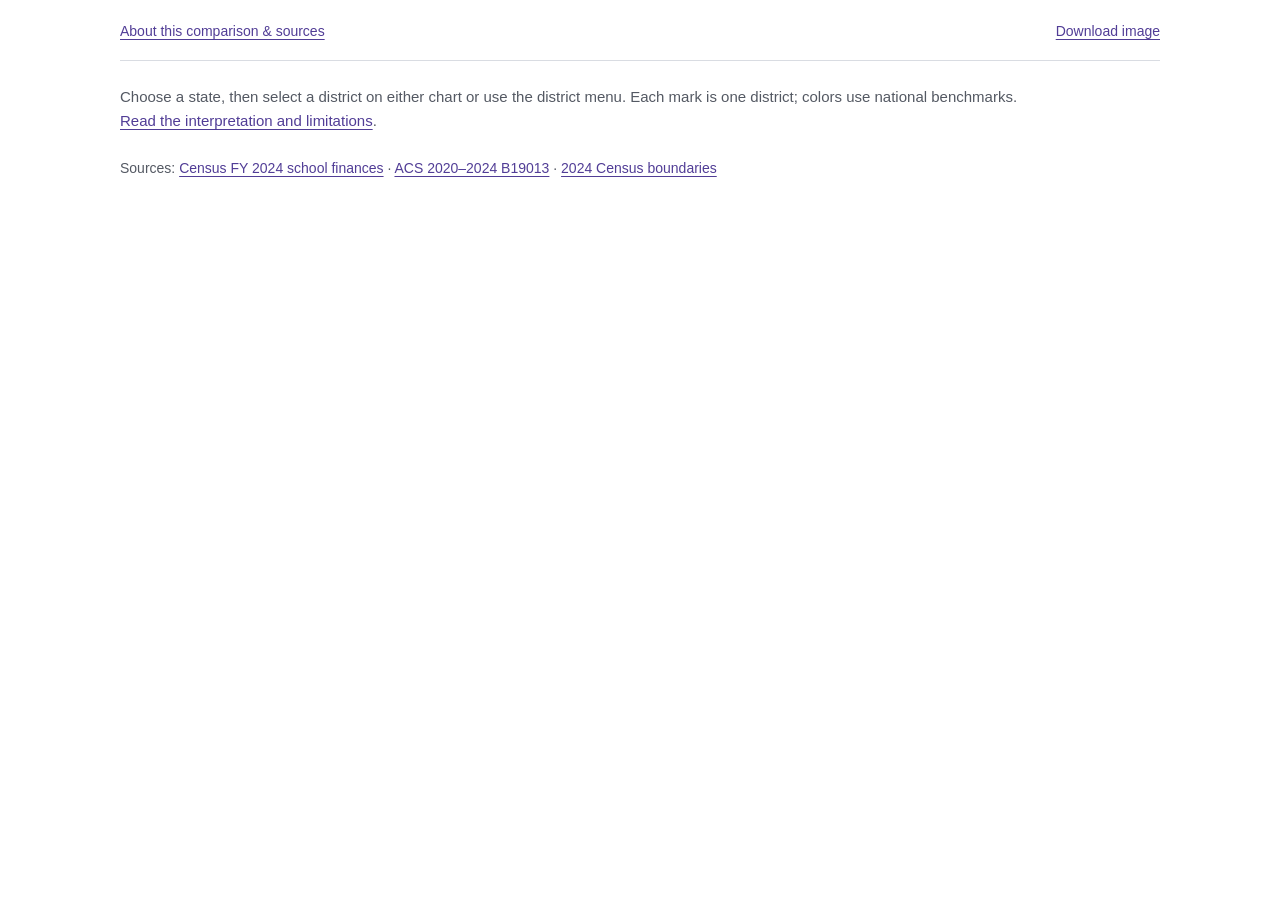
<file: explore-template.html>
<!doctype html>
<html lang="en">
<head>
  <meta charset="utf-8">
  <meta name="viewport" content="width=device-width, initial-scale=1">
  <meta name="description" content="Interactive school district map and scatterplot: FY 2024 public school spending per student and 2020–2024 median household income.">
  <meta name="referrer" content="strict-origin-when-cross-origin">
  <meta name="color-scheme" content="light dark">
  <title>Explore districts · School spending &amp; income</title>
  <link rel="stylesheet" href="assets/site.css">
  <script defer src="assets/site.js"></script>
</head>
<body>
  <main class="site-width explore-only">
    <nav class="explore-nav" aria-label="Chart navigation"><a href="./">About this comparison &amp; sources</a><a href="assets/education-spending-and-income.png" download>Download image</a></nav>
    <!-- INTERACTIVE_CHART -->
    <div id="chart-fallback" class="fallback" hidden><p>The interactive charts could not load in this browser. <a href="assets/education-spending-and-income.png">View the national image</a> or <a href="data/districts.csv">download the data</a>.</p></div>
    <noscript><style>#education-income-map { display: none; }</style><div class="fallback"><p>JavaScript is needed for district selection. <a href="data/districts.csv">Download the data</a> or use the national comparison below.</p><a href="assets/education-spending-and-income.png"><img src="assets/education-spending-and-income.png" width="3800" height="3540" alt="National school district map and scatterplot with benchmarks of $80,734 household income and $17,619 operating spending per student."></a></div></noscript>
    <p class="chart-guide" style="margin-top:24px">Choose a state, then select a district on either chart or use the district menu. Each mark is one district; colors use national benchmarks. <a href="./#understand">Read the interpretation and limitations</a>.</p>
    <p class="vintage">Sources: <a href="https://www.census.gov/data/tables/2024/econ/school-finances/secondary-education-finance.html">Census FY 2024 school finances</a> · <a href="https://data.census.gov/table/ACSDT5Y2024.B19013">ACS 2020–2024 B19013</a> · <a href="https://www.census.gov/geographies/mapping-files/2024/geo/carto-boundary-file.html">2024 Census boundaries</a></p>
  </main>
</body>
</html>
</file>
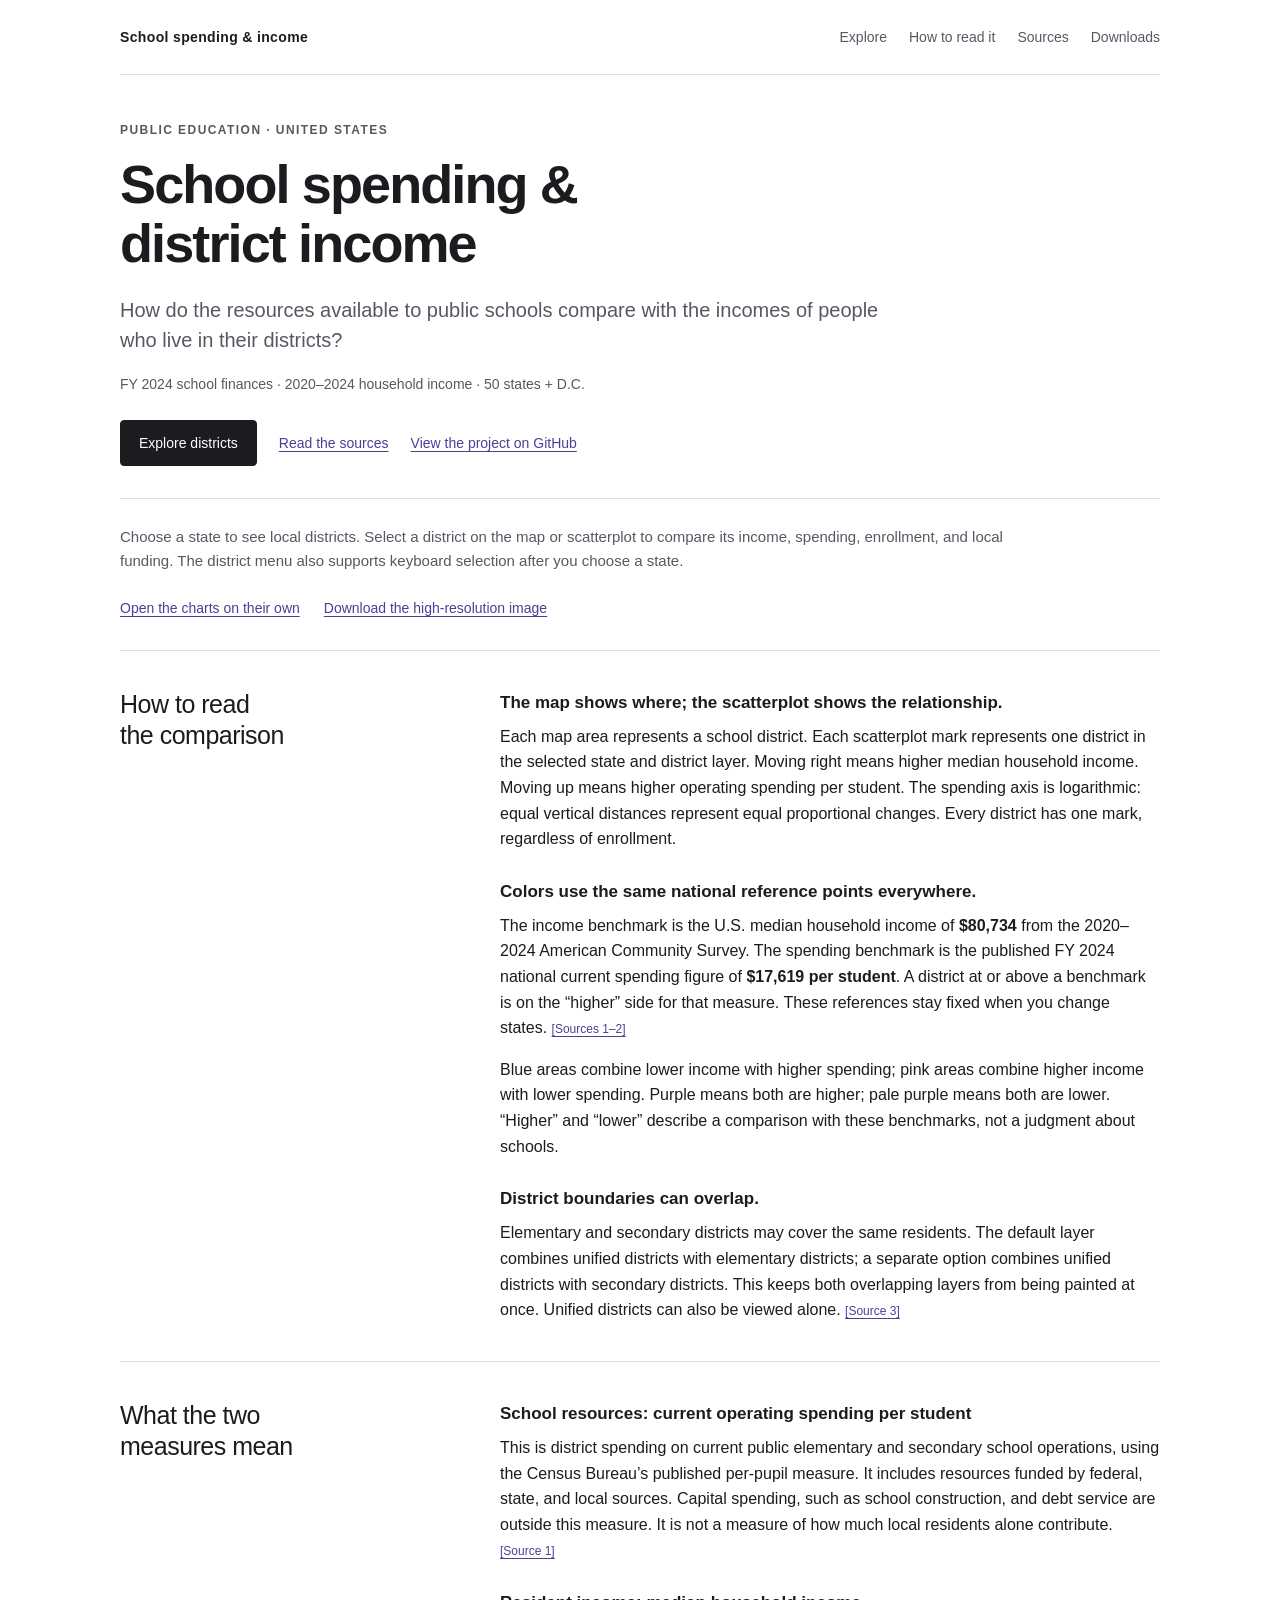
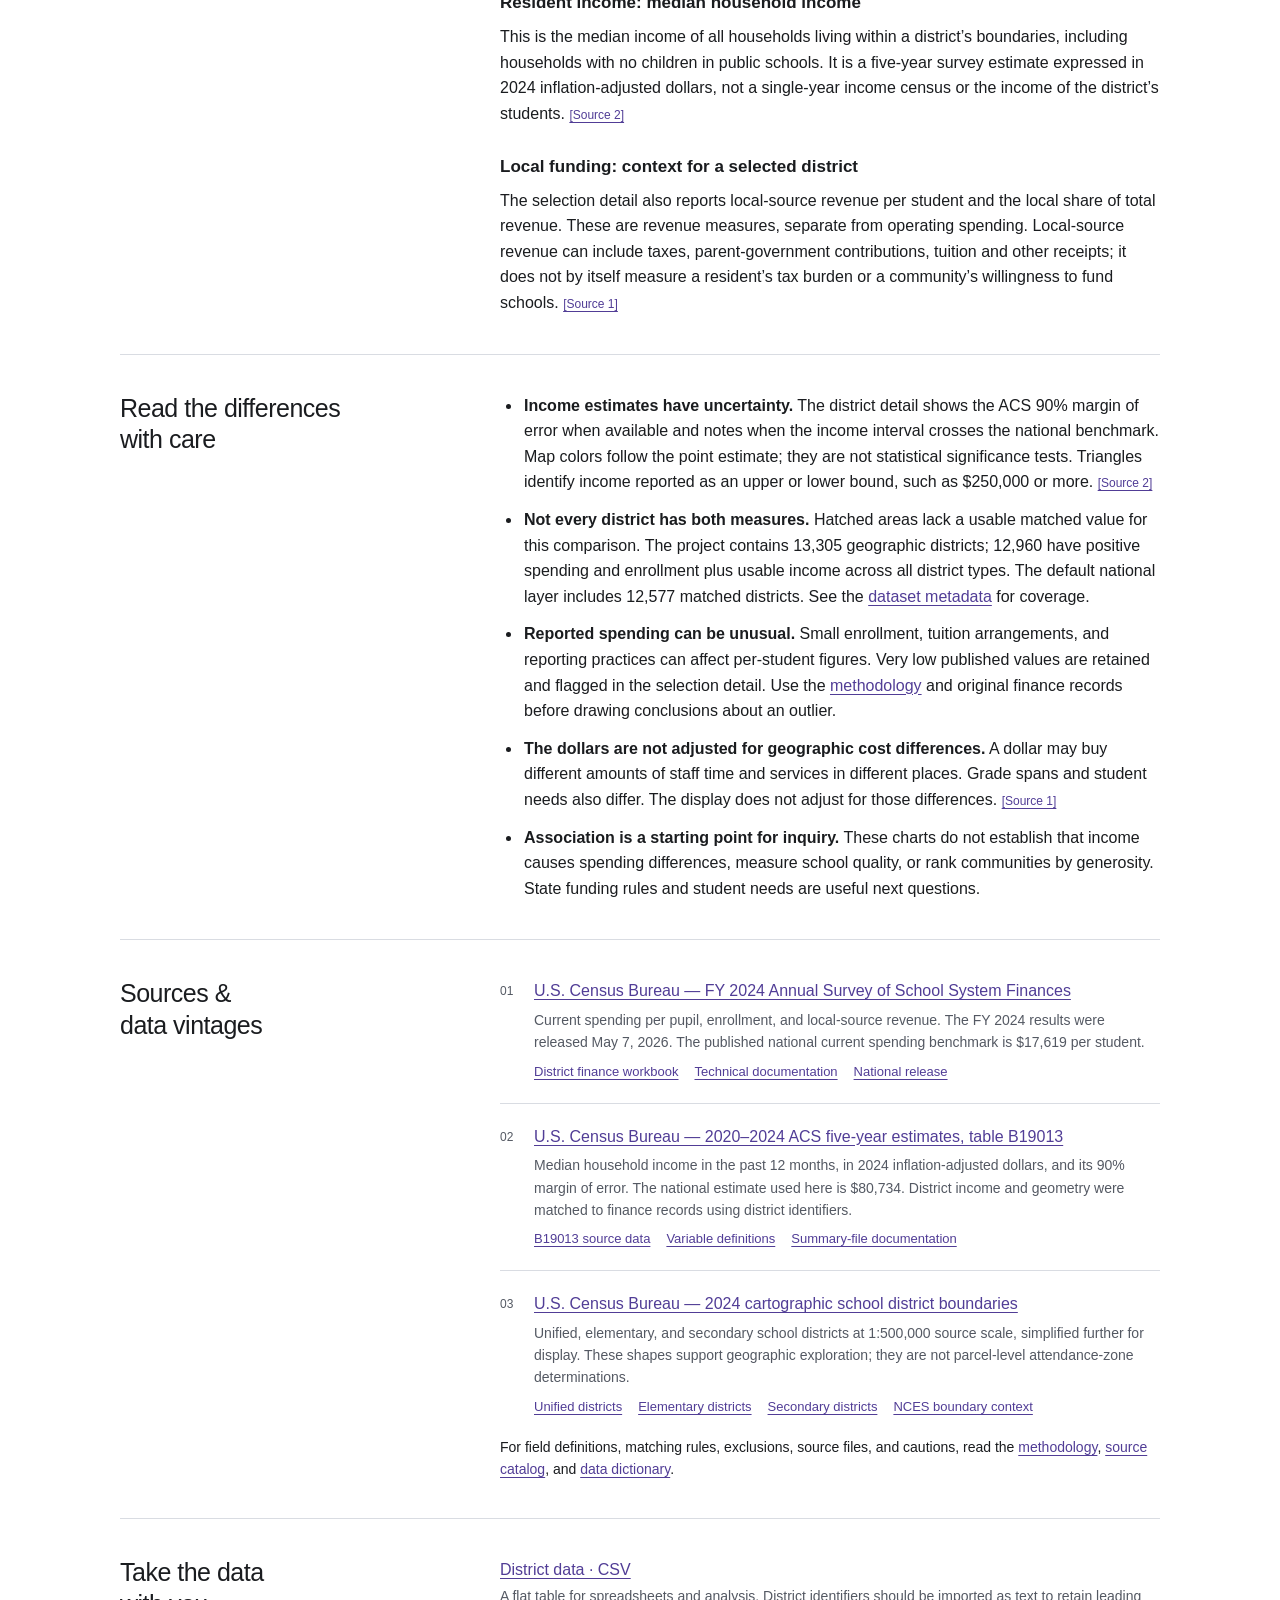
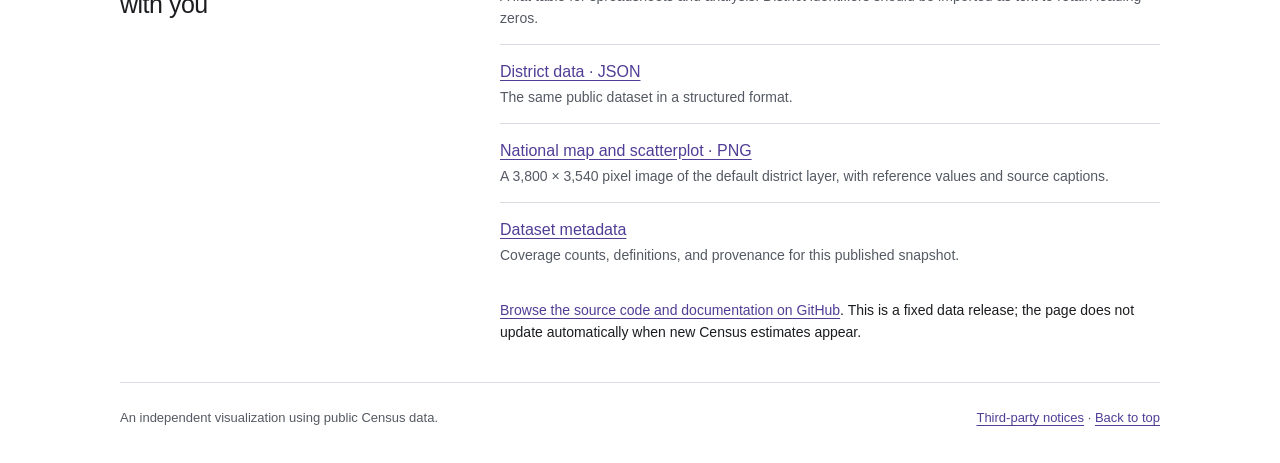
<file: index-template.html>
<!doctype html>
<html lang="en">
<head>
  <meta charset="utf-8">
  <meta name="viewport" content="width=device-width, initial-scale=1">
  <meta name="description" content="Explore public school operating spending per student alongside district median household income in all 50 states and D.C. An interactive map and scatterplot with Census sources and downloadable data.">
  <meta name="referrer" content="strict-origin-when-cross-origin">
  <meta name="color-scheme" content="light dark">
  <title>School spending &amp; district income</title>
  <link rel="stylesheet" href="assets/site.css">
  <script defer src="assets/site.js"></script>
</head>
<body>
  <a class="skip-link" href="#explore">Skip to the interactive charts</a>
  <header class="site-header site-width">
    <a class="site-brand" href="./">School spending &amp; income</a>
    <nav class="site-nav" aria-label="Main navigation">
      <a href="#explore">Explore</a>
      <a href="#understand">How to read it</a>
      <a href="#sources">Sources</a>
      <a href="#downloads">Downloads</a>
    </nav>
  </header>
  <main class="site-width">
    <section class="hero" aria-labelledby="page-title">
      <p class="eyebrow">Public education · United States</p>
      <h1 id="page-title">School spending &amp;<br>district income</h1>
      <p class="dek">How do the resources available to public schools compare with the incomes of people who live in their districts?</p>
      <p class="vintage">FY 2024 school finances · 2020–2024 household income · 50 states + D.C.</p>
      <div class="hero-actions">
        <a class="action-link" href="#explore">Explore districts</a>
        <a href="#sources">Read the sources</a>
        <a href="https://github.com/KevinHegg/school-spending-and-income">View the project on GitHub</a>
      </div>
    </section>

    <section id="explore" class="chart-section" aria-label="Interactive school district map and scatterplot">
      <p class="chart-guide">Choose a state to see local districts. Select a district on the map or scatterplot to compare its income, spending, enrollment, and local funding. The district menu also supports keyboard selection after you choose a state.</p>
      <!-- INTERACTIVE_CHART -->
      <div id="chart-fallback" class="fallback" hidden>
        <p>The interactive charts could not load in this browser.</p>
        <p><a href="assets/education-spending-and-income.png">View the national map and scatterplot as an image</a>, or <a href="data/districts.csv">download the district data</a>.</p>
      </div>
      <noscript><style>#education-income-map { display: none; }</style>
        <div class="fallback">
          <p>JavaScript is needed for district selection. The national comparison and downloadable data remain available.</p>
          <a href="assets/education-spending-and-income.png"><img src="assets/education-spending-and-income.png" width="3800" height="3540" alt="National map and scatterplot of school district operating spending per student versus median household income. The reference lines are $80,734 income and $17,619 spending per student."></a>
        </div>
      </noscript>
      <p class="chart-link-row"><a href="explore.html">Open the charts on their own</a><a href="assets/education-spending-and-income.png" download>Download the high-resolution image</a></p>
    </section>

    <section id="understand" class="explanation-section" aria-labelledby="understand-title">
      <h2 id="understand-title">How to read<br>the comparison</h2>
      <div>
        <h3>The map shows where; the scatterplot shows the relationship.</h3>
        <p>Each map area represents a school district. Each scatterplot mark represents one district in the selected state and district layer. Moving right means higher median household income. Moving up means higher operating spending per student. The spending axis is logarithmic: equal vertical distances represent equal proportional changes. Every district has one mark, regardless of enrollment.</p>
        <h3>Colors use the same national reference points everywhere.</h3>
        <p>The income benchmark is the U.S. median household income of <strong>$80,734</strong> from the 2020–2024 American Community Survey. The spending benchmark is the published FY 2024 national current spending figure of <strong>$17,619 per student</strong>. A district at or above a benchmark is on the “higher” side for that measure. These references stay fixed when you change states. <a class="source-ref" href="#sources">[Sources 1–2]</a></p>
        <p>Blue areas combine lower income with higher spending; pink areas combine higher income with lower spending. Purple means both are higher; pale purple means both are lower. “Higher” and “lower” describe a comparison with these benchmarks, not a judgment about schools.</p>
        <h3>District boundaries can overlap.</h3>
        <p>Elementary and secondary districts may cover the same residents. The default layer combines unified districts with elementary districts; a separate option combines unified districts with secondary districts. This keeps both overlapping layers from being painted at once. Unified districts can also be viewed alone. <a class="source-ref" href="#sources">[Source 3]</a></p>
      </div>
    </section>

    <section id="measures" class="explanation-section" aria-labelledby="measures-title">
      <h2 id="measures-title">What the two<br>measures mean</h2>
      <div>
        <h3>School resources: current operating spending per student</h3>
        <p>This is district spending on current public elementary and secondary school operations, using the Census Bureau’s published per-pupil measure. It includes resources funded by federal, state, and local sources. Capital spending, such as school construction, and debt service are outside this measure. It is not a measure of how much local residents alone contribute. <a class="source-ref" href="#sources">[Source 1]</a></p>
        <h3>Resident income: median household income</h3>
        <p>This is the median income of all households living within a district’s boundaries, including households with no children in public schools. It is a five-year survey estimate expressed in 2024 inflation-adjusted dollars, not a single-year income census or the income of the district’s students. <a class="source-ref" href="#sources">[Source 2]</a></p>
        <h3>Local funding: context for a selected district</h3>
        <p>The selection detail also reports local-source revenue per student and the local share of total revenue. These are revenue measures, separate from operating spending. Local-source revenue can include taxes, parent-government contributions, tuition and other receipts; it does not by itself measure a resident’s tax burden or a community’s willingness to fund schools. <a class="source-ref" href="#sources">[Source 1]</a></p>
      </div>
    </section>

    <section id="limitations" class="explanation-section" aria-labelledby="limitations-title">
      <h2 id="limitations-title">Read the differences<br>with care</h2>
      <div>
        <ul>
          <li><strong>Income estimates have uncertainty.</strong> The district detail shows the ACS 90% margin of error when available and notes when the income interval crosses the national benchmark. Map colors follow the point estimate; they are not statistical significance tests. Triangles identify income reported as an upper or lower bound, such as $250,000 or more. <a class="source-ref" href="#sources">[Source 2]</a></li>
          <li><strong>Not every district has both measures.</strong> Hatched areas lack a usable matched value for this comparison. The project contains 13,305 geographic districts; 12,960 have positive spending and enrollment plus usable income across all district types. The default national layer includes 12,577 matched districts. See the <a href="data/metadata.json">dataset metadata</a> for coverage.</li>
          <li><strong>Reported spending can be unusual.</strong> Small enrollment, tuition arrangements, and reporting practices can affect per-student figures. Very low published values are retained and flagged in the selection detail. Use the <a href="https://github.com/KevinHegg/school-spending-and-income/blob/main/METHODOLOGY.md">methodology</a> and original finance records before drawing conclusions about an outlier.</li>
          <li><strong>The dollars are not adjusted for geographic cost differences.</strong> A dollar may buy different amounts of staff time and services in different places. Grade spans and student needs also differ. The display does not adjust for those differences. <a class="source-ref" href="#sources">[Source 1]</a></li>
          <li><strong>Association is a starting point for inquiry.</strong> These charts do not establish that income causes spending differences, measure school quality, or rank communities by generosity. State funding rules and student needs are useful next questions.</li>
        </ul>
      </div>
    </section>

    <section id="sources" class="explanation-section" aria-labelledby="sources-title">
      <h2 id="sources-title">Sources &amp;<br>data vintages</h2>
      <div>
        <ol class="source-list">
          <li>
            <a class="source-title" href="https://www.census.gov/data/tables/2024/econ/school-finances/secondary-education-finance.html">U.S. Census Bureau — FY 2024 Annual Survey of School System Finances</a>
            <p>Current spending per pupil, enrollment, and local-source revenue. The FY 2024 results were released May 7, 2026. The published national current spending benchmark is $17,619 per student.</p>
            <div class="source-links"><a href="https://www2.census.gov/programs-surveys/school-finances/tables/2024/secondary-education-finance/elsec24t.xlsx">District finance workbook</a><a href="https://www2.census.gov/programs-surveys/school-finances/technical-documentation/complete-technical-documentation/2024/school24doc.docx">Technical documentation</a><a href="https://www.census.gov/newsroom/press-releases/2026/school-system-finances.html">National release</a></div>
          </li>
          <li>
            <a class="source-title" href="https://data.census.gov/table/ACSDT5Y2024.B19013">U.S. Census Bureau — 2020–2024 ACS five-year estimates, table B19013</a>
            <p>Median household income in the past 12 months, in 2024 inflation-adjusted dollars, and its 90% margin of error. The national estimate used here is $80,734. District income and geometry were matched to finance records using district identifiers.</p>
            <div class="source-links"><a href="https://www2.census.gov/programs-surveys/acs/summary_file/2024/table-based-SF/data/5YRData/acsdt5y2024-b19013.dat">B19013 source data</a><a href="https://api.census.gov/data/2024/acs/acs5/groups/B19013.html">Variable definitions</a><a href="https://www.census.gov/programs-surveys/acs/data/summary-file.html">Summary-file documentation</a></div>
          </li>
          <li>
            <a class="source-title" href="https://www.census.gov/geographies/mapping-files/2024/geo/carto-boundary-file.html">U.S. Census Bureau — 2024 cartographic school district boundaries</a>
            <p>Unified, elementary, and secondary school districts at 1:500,000 source scale, simplified further for display. These shapes support geographic exploration; they are not parcel-level attendance-zone determinations.</p>
            <div class="source-links"><a href="https://www2.census.gov/geo/tiger/GENZ2024/shp/cb_2024_us_unsd_500k.zip">Unified districts</a><a href="https://www2.census.gov/geo/tiger/GENZ2024/shp/cb_2024_us_elsd_500k.zip">Elementary districts</a><a href="https://www2.census.gov/geo/tiger/GENZ2024/shp/cb_2024_us_scsd_500k.zip">Secondary districts</a><a href="https://nces.ed.gov/programs/edge/Geographic/DistrictBoundaries">NCES boundary context</a></div>
          </li>
        </ol>
        <p class="document-links">For field definitions, matching rules, exclusions, source files, and cautions, read the <a href="https://github.com/KevinHegg/school-spending-and-income/blob/main/METHODOLOGY.md">methodology</a>, <a href="https://github.com/KevinHegg/school-spending-and-income/blob/main/SOURCES.md">source catalog</a>, and <a href="https://github.com/KevinHegg/school-spending-and-income/blob/main/data/data-dictionary.md">data dictionary</a>.</p>
      </div>
    </section>

    <section id="downloads" class="explanation-section" aria-labelledby="downloads-title">
      <h2 id="downloads-title">Take the data<br>with you</h2>
      <div>
        <ul class="download-list">
          <li><a href="data/districts.csv" download>District data · CSV</a><span class="download-description">A flat table for spreadsheets and analysis. District identifiers should be imported as text to retain leading zeros.</span></li>
          <li><a href="data/districts.json" download>District data · JSON</a><span class="download-description">The same public dataset in a structured format.</span></li>
          <li><a href="assets/education-spending-and-income.png" download>National map and scatterplot · PNG</a><span class="download-description">A 3,800 × 3,540 pixel image of the default district layer, with reference values and source captions.</span></li>
          <li><a href="data/metadata.json">Dataset metadata</a><span class="download-description">Coverage counts, definitions, and provenance for this published snapshot.</span></li>
        </ul>
        <p class="document-links"><a href="https://github.com/KevinHegg/school-spending-and-income">Browse the source code and documentation on GitHub</a>. This is a fixed data release; the page does not update automatically when new Census estimates appear.</p>
      </div>
    </section>
  </main>
  <footer class="site-footer site-width">
    <p>An independent visualization using public Census data.</p>
    <p><a href="https://github.com/KevinHegg/school-spending-and-income/blob/main/THIRD_PARTY_NOTICES.md">Third-party notices</a> · <a href="#page-title">Back to top</a></p>
  </footer>
</body>
</html>
</file>
<file: assets/site.css>
/* Site presentation. The district values and chart logic live in the source fragment. */
:root {
  color-scheme: light dark;
  --background: #ffffff;
  --foreground: #1a1c1f;
  --muted-foreground: #60646c;
  --border: #d9dce2;
  --surface: #f5f5f7;
  --link: #55429b;
  --background: light-dark(rgb(255 255 255), rgb(24 24 24));
  --foreground: light-dark(rgb(26 28 31), rgb(255 255 255));
  --muted-foreground: light-dark(rgb(84 89 99), rgb(191 194 203));
  --border: light-dark(rgb(217 220 226), rgb(70 72 79));
  --surface: light-dark(rgb(245 245 248), rgb(34 34 38));
  --link: light-dark(rgb(81 61 150), rgb(192 171 247));
  --viz-series-1: light-dark(rgb(51 156 255), rgb(131 195 255));
  --viz-series-4: light-dark(rgb(235 119 177), rgb(240 143 192));
  --viz-series-5: light-dark(rgb(155 121 236), rgb(170 145 239));
  --popover: var(--foreground);
  --popover-foreground: var(--background);
  --font-size-base: 16px;
  font-family: -apple-system, BlinkMacSystemFont, "Segoe UI", Helvetica, Arial, sans-serif;
  font-size: 16px;
  background: var(--background);
  color: var(--foreground);
}
* { box-sizing: border-box; }
html { scroll-behavior: smooth; scroll-padding-top: 20px; }
body { margin: 0; line-height: 1.6; -webkit-font-smoothing: antialiased; }
a { color: var(--link); text-underline-offset: 3px; }
a:hover { text-decoration-thickness: 2px; }
a:focus-visible, button:focus-visible, select:focus-visible { outline: 3px solid var(--link); outline-offset: 4px; }
.site-width { width: min(1040px, calc(100% - 48px)); margin-inline: auto; }
.site-header { display: flex; align-items: center; justify-content: space-between; gap: 16px 30px; padding-block: 22px; border-bottom: 1px solid var(--border); }
.site-brand { color: var(--foreground); font-size: 14px; font-weight: 600; text-decoration: none; letter-spacing: .025em; }
.site-nav { display: flex; flex-wrap: wrap; align-items: center; gap: 8px 22px; font-size: 14px; }
.site-nav a { color: var(--muted-foreground); text-decoration: none; padding-block: 4px; }
.site-nav a:hover { color: var(--foreground); text-decoration: underline; }
.skip-link { position: absolute; top: 8px; left: 8px; z-index: 20; transform: translateY(-160%); background: var(--background); padding: 10px 16px; border: 2px solid var(--link); }
.skip-link:focus { transform: none; }
.hero { padding-block: 46px 32px; }
.eyebrow { margin: 0 0 14px; color: var(--muted-foreground); font-size: 12px; font-weight: 600; letter-spacing: .12em; text-transform: uppercase; }
h1 { max-width: 850px; margin: 0; font-size: clamp(32px, 4.8vw, 54px); line-height: 1.1; letter-spacing: -.035em; font-weight: 600; text-wrap: balance; }
.hero .dek { max-width: 790px; margin: 22px 0 18px; font-size: 20px; line-height: 1.5; color: var(--muted-foreground); }
.vintage { margin: 0; font-size: 14px; color: var(--muted-foreground); }
.hero-actions { display: flex; flex-wrap: wrap; gap: 12px 22px; align-items: center; margin-top: 24px; font-size: 14px; }
.action-link { display: inline-block; padding: 11px 18px; border: 1px solid var(--foreground); color: var(--background); background: var(--foreground); border-radius: 4px; text-decoration: none; font-weight: 500; }
.action-link:hover { opacity: .9; }
.chart-section { padding-block: 26px 30px; border-block: 1px solid var(--border); }
.chart-guide { margin: 0 0 24px; max-width: 900px; color: var(--muted-foreground); font-size: 15px; }
.chart-link-row { display: flex; flex-wrap: wrap; gap: 12px 24px; font-size: 14px; margin: 20px 0 0; }
.explanation-section { display: grid; grid-template-columns: 1fr 2fr; gap: 24px 50px; padding-block: 38px; border-bottom: 1px solid var(--border); }
.explanation-section h2 { margin: 0; font-size: 25px; font-weight: 500; line-height: 1.25; letter-spacing: -.02em; }
.explanation-section h3 { margin: 26px 0 8px; font-size: 17px; font-weight: 600; }
.explanation-section h3:first-child { margin-top: 0; }
.explanation-section p { margin: 0 0 16px; }
.explanation-section p:last-child { margin-bottom: 0; }
.explanation-section ul, .explanation-section ol { margin: 0; padding-left: 22px; }
.explanation-section li { margin-bottom: 12px; padding-left: 2px; }
.explanation-section li:last-child { margin-bottom: 0; }
.source-list { list-style: none; padding: 0 !important; counter-reset: source; }
.source-list li { position: relative; padding: 0 0 20px 34px; margin: 0 0 20px; border-bottom: 1px solid var(--border); }
.source-list li:last-child { padding-bottom: 0; margin-bottom: 0; border: 0; }
.source-list li::before { counter-increment: source; content: counter(source, decimal-leading-zero); position: absolute; inset: 0 auto auto 0; font-size: 12px; color: var(--muted-foreground); padding-top: 4px; }
.source-list .source-title { display: block; margin-bottom: 5px; font-weight: 500; }
.source-list p { color: var(--muted-foreground); font-size: 14px; margin: 0 0 8px; }
.source-links { display: flex; flex-wrap: wrap; gap: 6px 16px; font-size: 13px; }
.download-list { list-style: none; padding: 0 !important; }
.download-list li { padding: 14px 0; margin: 0; border-bottom: 1px solid var(--border); }
.download-list li:first-child { padding-top: 0; }
.download-list li:last-child { border: 0; }
.download-list a { font-weight: 500; }
.download-description { display: block; color: var(--muted-foreground); font-size: 14px; margin-top: 2px; }
.document-links { margin-top: 18px !important; font-size: 14px; }
.source-ref { font-size: 12px; white-space: nowrap; }
.site-footer { display: flex; flex-wrap: wrap; justify-content: space-between; gap: 12px 24px; padding-block: 25px 35px; color: var(--muted-foreground); font-size: 13px; }
.site-footer p { margin: 0; }
.explore-only { padding-block: 20px 28px; }
.explore-nav { display: flex; justify-content: space-between; flex-wrap: wrap; gap: 8px 24px; padding-bottom: 18px; margin-bottom: 18px; border-bottom: 1px solid var(--border); font-size: 14px; }
.fallback { border-left: 3px solid var(--border); padding: 12px 18px; margin-top: 20px; background: var(--surface); }
.fallback p { margin: 0 0 8px; }
.fallback p:last-child { margin-bottom: 0; }
.fallback img { display: block; width: 100%; height: auto; margin-top: 14px; }
.noscript-hide { display: none; }
/* Only the utilities used by the exported chart are needed here. */
#education-income-map { font-size: 16px; line-height: 1.6; }
#education-income-map h2 { margin: 0; font-size: 22px; line-height: 1.35; font-weight: 500; letter-spacing: -.015em; }
#education-income-map h3 { margin: 0; font-size: 18px; line-height: 1.5; font-weight: 500; }
body #education-income-map .ed-heading { padding-right: 0; }
#education-income-map .text-small { font-size: 14px; line-height: 1.5; }
#education-income-map .text-muted { color: var(--muted-foreground); }
#education-income-map .tabular-nums { font-variant-numeric: tabular-nums; }
#education-income-map .form-label { display: flex; flex-direction: column; gap: 6px; font-size: 14px; font-weight: 500; }
#education-income-map .form-select { display: block; width: 100%; min-width: 0; min-height: 44px; border: 1px solid var(--border); border-radius: 4px; padding: 8px 10px; color: var(--foreground); background: var(--background); font: inherit; font-size: 16px; font-weight: 400; }
#education-income-map .cursor-interaction { cursor: pointer; }
#education-income-map .ed-selected { padding-block: 8px; }
.chart-tooltip { position: fixed; z-index: 100; max-width: min(320px, calc(100vw - 24px)); padding: 8px 11px; color: var(--popover-foreground); background: var(--popover); border-radius: 4px; font-size: 13px; line-height: 1.45; pointer-events: none; }
.chart-tooltip[hidden] { display: none; }
@media (max-width: 700px) {
  .site-width { width: min(1040px, calc(100% - 32px)); }
  .site-header { align-items: flex-start; }
  .site-nav { gap: 5px 14px; justify-content: flex-end; }
  .hero { padding-block: 34px 28px; }
  .hero .dek { font-size: 18px; }
  .explanation-section { grid-template-columns: 1fr; gap: 18px; padding-block: 28px; }
  .explanation-section h2 { font-size: 24px; }
}
@media (max-width: 420px) {
  .site-width { width: calc(100% - 24px); }
  .site-header { display: block; padding-block: 15px; }
  .site-nav { justify-content: flex-start; margin-top: 8px; }
  .hero { padding-top: 28px; }
  .hero .dek { margin-top: 16px; }
  .hero-actions { gap: 14px 18px; }
  body #education-income-map .ed-legend { grid-template-columns: 1fr; gap: 7px; }
}
@media (prefers-reduced-motion: reduce) { html { scroll-behavior: auto; } }
@media print {
  :root { color-scheme: light; }
  .site-width { width: 100%; }
  .site-nav, .hero-actions, .chart-link-row, .skip-link, .chart-tooltip { display: none !important; }
  .hero { padding-top: 10px; }
  h1 { font-size: 30px; }
  .hero .dek { font-size: 16px; }
  .explanation-section { break-inside: avoid; grid-template-columns: 1fr 2fr; gap: 24px; padding-block: 22px; }
  #education-income-map .ed-map-container, #education-income-map .ed-scatter-container { break-inside: avoid; }
  a { color: inherit; }
}
</file>
